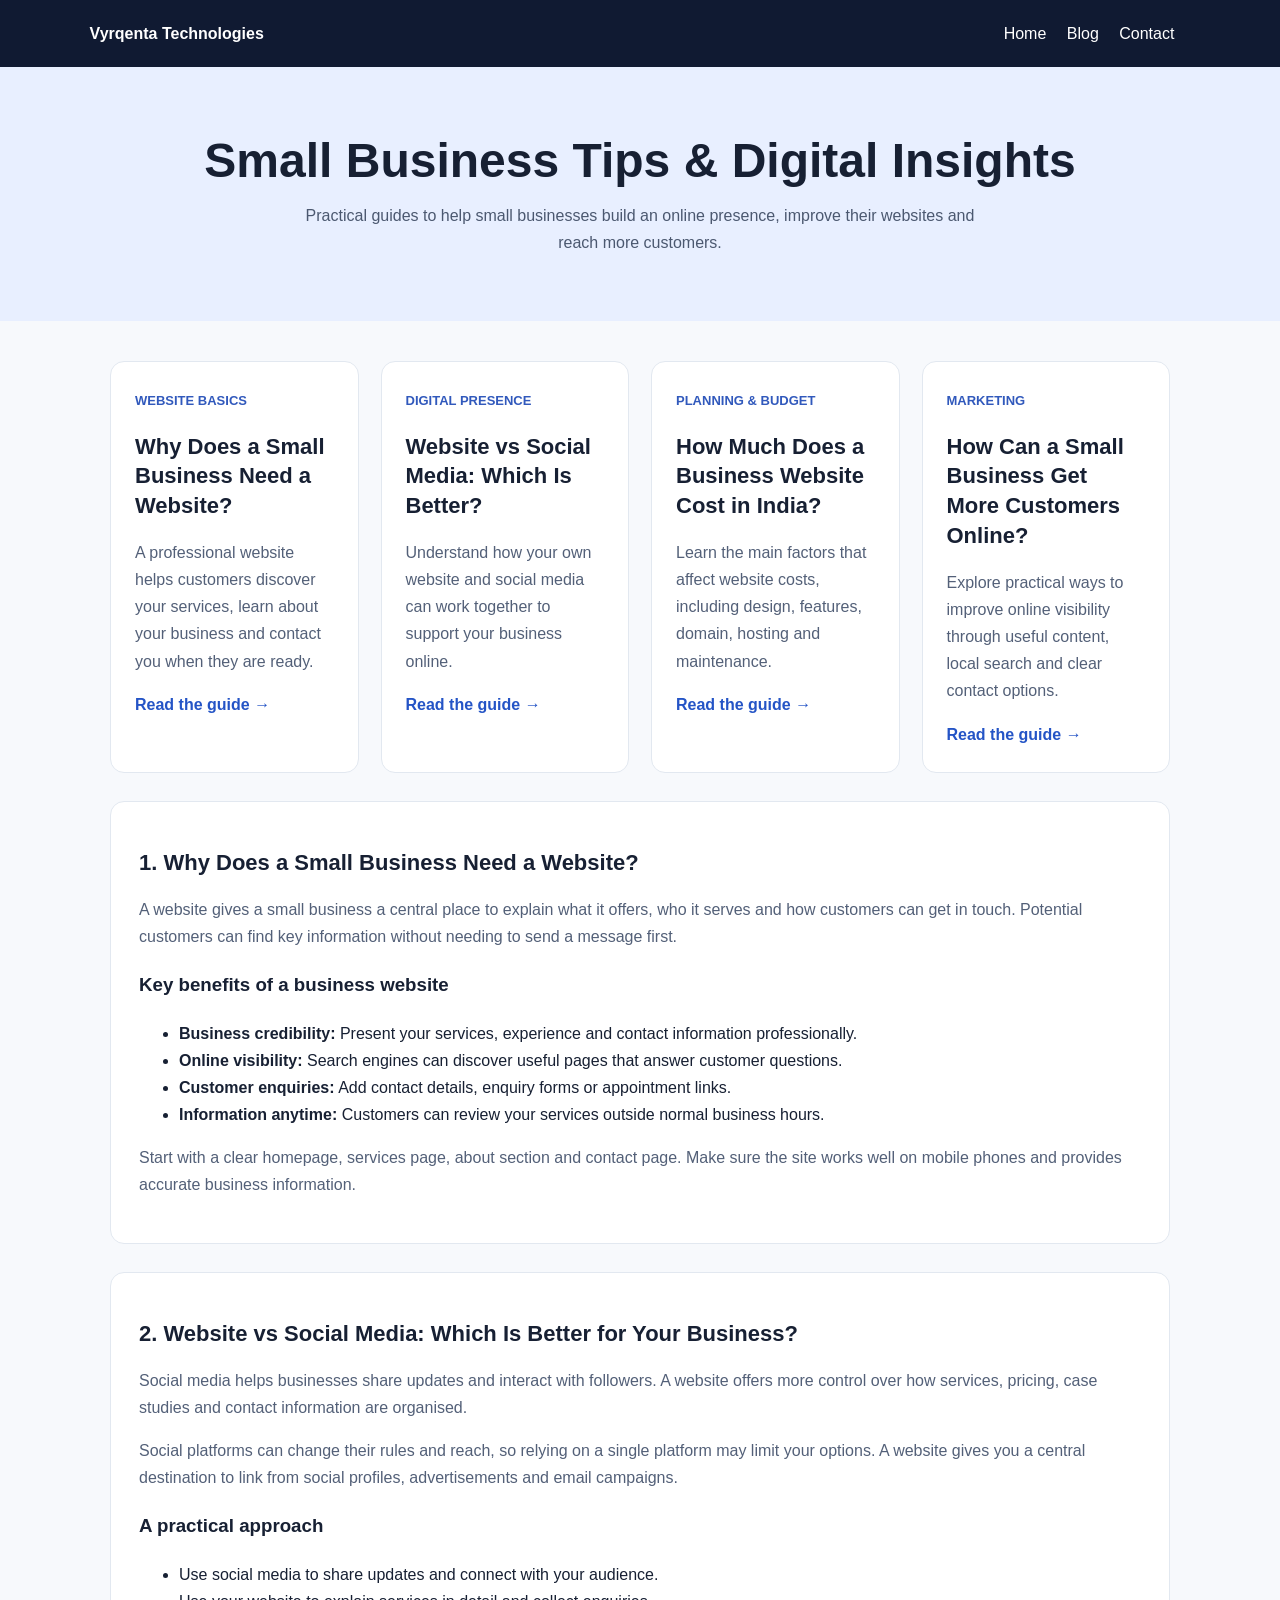
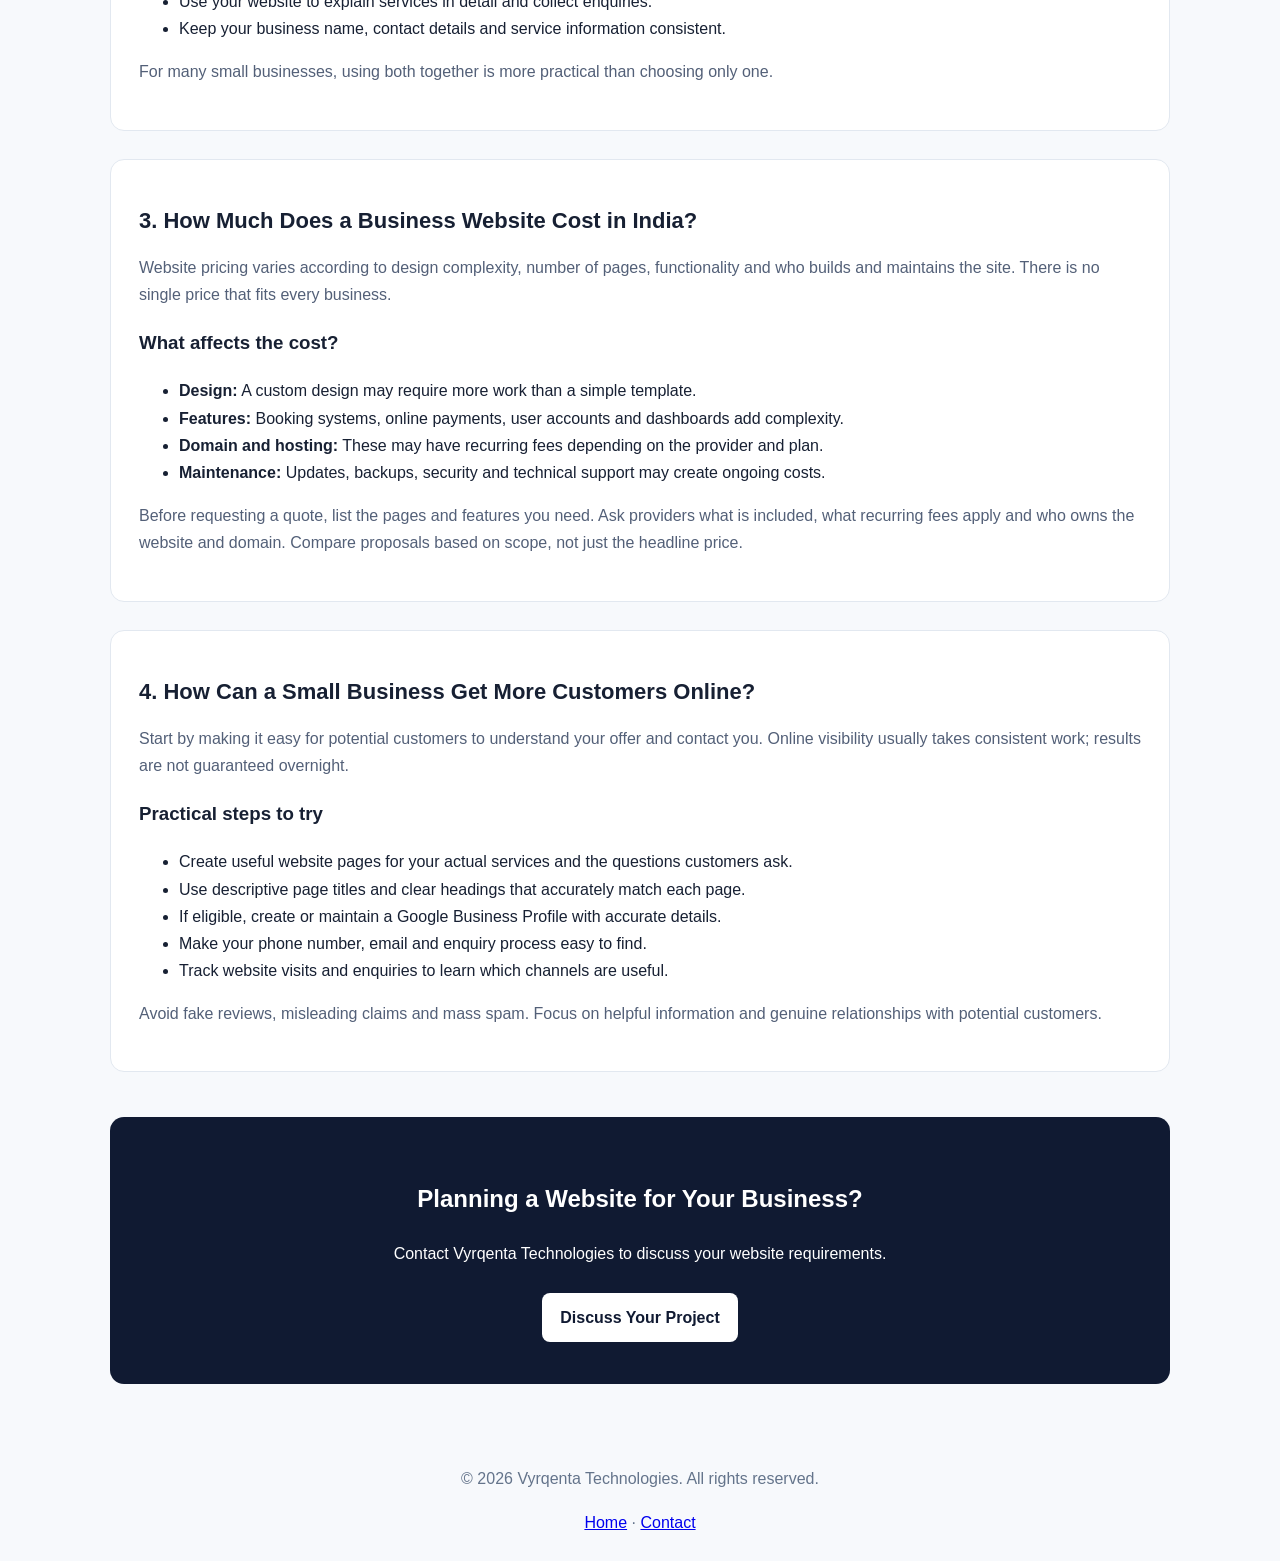
<file: blog.html>
<!DOCTYPE html>
<html lang="en">
<head>
  <meta charset="UTF-8">
  <meta name="viewport" content="width=device-width, initial-scale=1.0">
  <title>Small Business Tips & Insights | Vyrqenta Technologies</title>
  <meta name="description" content="Explore practical guides for small businesses on websites, digital marketing, website costs, SEO and getting customers online.">
  <link rel="canonical" href="https://jafranmohamed383-bot.github.io/vyrqenta-technologies/blog.html">
  <meta name="robots" content="index, follow">
  <style>
    * { box-sizing: border-box; }
    body { margin: 0; font-family: Arial, sans-serif; color: #172033; background: #f7f9fc; line-height: 1.7; }
    header { background: #101a32; color: white; padding: 20px 7%; display: flex; justify-content: space-between; align-items: center; flex-wrap: wrap; gap: 12px; }
    header a { color: white; text-decoration: none; margin-right: 16px; }
    .hero { padding: 65px 7%; background: #e8efff; text-align: center; }
    .hero h1 { font-size: clamp(30px, 5vw, 48px); margin: 0 0 12px; line-height: 1.2; }
    .hero p { max-width: 680px; margin: auto; color: #4b5870; }
    main { max-width: 1100px; margin: 40px auto; padding: 0 20px; }
    .grid { display: grid; grid-template-columns: repeat(auto-fit, minmax(240px, 1fr)); gap: 22px; }
    article { background: white; padding: 24px; border-radius: 14px; border: 1px solid #e2e8f0; }
    .tag { color: #3159bc; font-size: 13px; font-weight: bold; text-transform: uppercase; }
    article h2 { font-size: 22px; line-height: 1.35; }
    article p { color: #536078; }
    .read { color: #2454c6; font-weight: bold; text-decoration: none; }
    .guide { background: white; padding: 28px; margin-top: 28px; border-radius: 14px; border: 1px solid #e2e8f0; }
    .cta { text-align: center; background: #101a32; color: white; padding: 42px 20px; margin-top: 45px; border-radius: 14px; }
    .cta a { display: inline-block; margin-top: 10px; background: #fff; color: #101a32; padding: 11px 18px; border-radius: 8px; text-decoration: none; font-weight: bold; }
    footer { text-align: center; padding: 25px; color: #64748b; }
  </style>
</head>
<body>
<header>
  <a href="index.html"><strong>Vyrqenta Technologies</strong></a>
  <nav>
    <a href="index.html">Home</a>
    <a href="blog.html">Blog</a>
    <a href="mailto:vyrqentatechnologies@gmail.com">Contact</a>
  </nav>
</header>
<section class="hero">
  <h1>Small Business Tips & Digital Insights</h1>
  <p>Practical guides to help small businesses build an online presence, improve their websites and reach more customers.</p>
</section>

<main>
  <div class="grid">
    <article>
      <span class="tag">Website Basics</span>
      <h2>Why Does a Small Business Need a Website?</h2>
      <p>A professional website helps customers discover your services, learn about your business and contact you when they are ready.</p>
      <a class="read" href="#website-benefits">Read the guide →</a>
    </article>
    <article>
      <span class="tag">Digital Presence</span>
      <h2>Website vs Social Media: Which Is Better?</h2>
      <p>Understand how your own website and social media can work together to support your business online.</p>
      <a class="read" href="#website-vs-social">Read the guide →</a>
    </article>
    <article>
      <span class="tag">Planning & Budget</span>
      <h2>How Much Does a Business Website Cost in India?</h2>
      <p>Learn the main factors that affect website costs, including design, features, domain, hosting and maintenance.</p>
      <a class="read" href="#website-cost">Read the guide →</a>
    </article>
    <article>
      <span class="tag">Marketing</span>
      <h2>How Can a Small Business Get More Customers Online?</h2>
      <p>Explore practical ways to improve online visibility through useful content, local search and clear contact options.</p>
      <a class="read" href="#get-customers">Read the guide →</a>
    </article>
  </div>

  <article class="guide" id="website-benefits">
    <h2>1. Why Does a Small Business Need a Website?</h2>
    <p>A website gives a small business a central place to explain what it offers, who it serves and how customers can get in touch. Potential customers can find key information without needing to send a message first.</p>
    <h3>Key benefits of a business website</h3>
    <ul>
      <li><strong>Business credibility:</strong> Present your services, experience and contact information professionally.</li>
      <li><strong>Online visibility:</strong> Search engines can discover useful pages that answer customer questions.</li>
      <li><strong>Customer enquiries:</strong> Add contact details, enquiry forms or appointment links.</li>
      <li><strong>Information anytime:</strong> Customers can review your services outside normal business hours.</li>
    </ul>
    <p>Start with a clear homepage, services page, about section and contact page. Make sure the site works well on mobile phones and provides accurate business information.</p>
  </article>
   <article class="guide" id="website-vs-social">
    <h2>2. Website vs Social Media: Which Is Better for Your Business?</h2>
    <p>Social media helps businesses share updates and interact with followers. A website offers more control over how services, pricing, case studies and contact information are organised.</p>
    <p>Social platforms can change their rules and reach, so relying on a single platform may limit your options. A website gives you a central destination to link from social profiles, advertisements and email campaigns.</p>
    <h3>A practical approach</h3>
    <ul>
      <li>Use social media to share updates and connect with your audience.</li>
      <li>Use your website to explain services in detail and collect enquiries.</li>
      <li>Keep your business name, contact details and service information consistent.</li>
    </ul>
    <p>For many small businesses, using both together is more practical than choosing only one.</p>
  </article>

  <article class="guide" id="website-cost">
    <h2>3. How Much Does a Business Website Cost in India?</h2>
    <p>Website pricing varies according to design complexity, number of pages, functionality and who builds and maintains the site. There is no single price that fits every business.</p>
    <h3>What affects the cost?</h3>
    <ul>
      <li><strong>Design:</strong> A custom design may require more work than a simple template.</li>
      <li><strong>Features:</strong> Booking systems, online payments, user accounts and dashboards add complexity.</li>
      <li><strong>Domain and hosting:</strong> These may have recurring fees depending on the provider and plan.</li>
      <li><strong>Maintenance:</strong> Updates, backups, security and technical support may create ongoing costs.</li>
    </ul>
    <p>Before requesting a quote, list the pages and features you need. Ask providers what is included, what recurring fees apply and who owns the website and domain. Compare proposals based on scope, not just the headline price.</p>
  </article>

  <article class="guide" id="get-customers">
    <h2>4. How Can a Small Business Get More Customers Online?</h2>
    <p>Start by making it easy for potential customers to understand your offer and contact you. Online visibility usually takes consistent work; results are not guaranteed overnight.</p>
    <h3>Practical steps to try</h3>
    <ul>
      <li>Create useful website pages for your actual services and the questions customers ask.</li>
      <li>Use descriptive page titles and clear headings that accurately match each page.</li>
      <li>If eligible, create or maintain a Google Business Profile with accurate details.</li>
      <li>Make your phone number, email and enquiry process easy to find.</li>
      <li>Track website visits and enquiries to learn which channels are useful.</li>
    </ul>
    <p>Avoid fake reviews, misleading claims and mass spam. Focus on helpful information and genuine relationships with potential customers.</p>
  </article>
  <section class="cta">
    <h2>Planning a Website for Your Business?</h2>
    <p>Contact Vyrqenta Technologies to discuss your website requirements.</p>
    <a href="mailto:vyrqentatechnologies@gmail.com?subject=Business%20Website%20Enquiry">Discuss Your Project</a>
  </section>
</main>

<footer>
  <p>© 2026 Vyrqenta Technologies. All rights reserved.</p>
  <a href="index.html">Home</a> · <a href="mailto:vyrqentatechnologies@gmail.com">Contact</a>
</footer>
</body>
</html>
</file>
